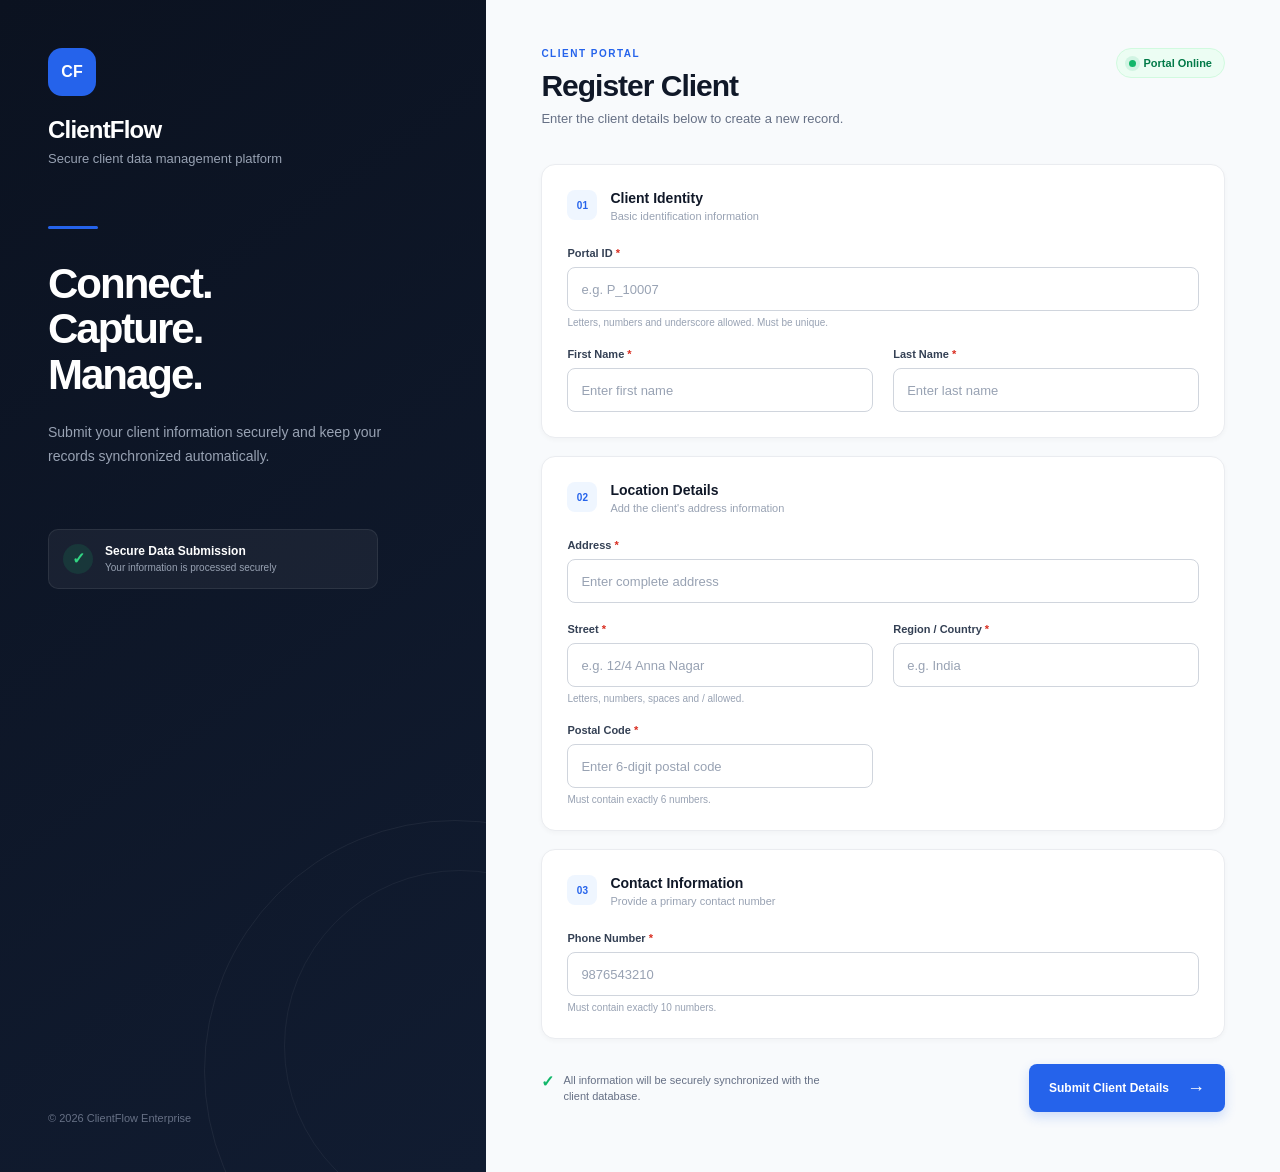
<file: fronend/index.html>
<!DOCTYPE html>
<html lang="en">

<head>

    <meta charset="UTF-8">

    <meta name="viewport" content="width=device-width, initial-scale=1.0">

    <title>ClientFlow | Client Registration</title>

    <link rel="stylesheet" href="client.css">

</head>

<body>

    <div class="portal-layout">

        <!-- LEFT BRAND PANEL -->

        <section class="brand-panel">

            <div class="brand-content">

                <div class="brand-logo">
                    CF
                </div>

                <h1>
                    ClientFlow
                </h1>

                <p class="brand-subtitle">
                    Secure client data management platform
                </p>

                <div class="brand-divider"></div>

                <div class="brand-message">

                    <h2>
                        Connect.
                        <br>
                        Capture.
                        <br>
                        Manage.
                    </h2>

                    <p>
                        Submit your client information securely
                        and keep your records synchronized
                        automatically.
                    </p>

                </div>

                <div class="security-info">

                    <span class="security-icon">
                        ✓
                    </span>

                    <div>

                        <strong>
                            Secure Data Submission
                        </strong>

                        <small>
                            Your information is processed securely
                        </small>

                    </div>

                </div>

            </div>

            <div class="brand-footer">
                © 2026 ClientFlow Enterprise
            </div>

        </section>


        <!-- RIGHT FORM PANEL -->

        <main class="form-panel">

            <div class="form-container">


                <!-- HEADER -->

                <div class="form-header">

                    <div>

                        <p class="eyebrow">
                            CLIENT PORTAL
                        </p>

                        <h2>
                            Register Client
                        </h2>

                        <p class="description">
                            Enter the client details below to create
                            a new record.
                        </p>

                    </div>

                    <div class="portal-status">

                        <span class="status-dot"></span>

                        Portal Online

                    </div>

                </div>


                <!-- FORM -->

                <form id="clientForm">


                    <!-- SECTION 1: CLIENT IDENTITY -->

                    <div class="form-section">

                        <div class="section-title">

                            <span class="section-number">
                                01
                            </span>

                            <div>

                                <h3>
                                    Client Identity
                                </h3>

                                <p>
                                    Basic identification information
                                </p>

                            </div>

                        </div>


                        <div class="form-grid">


                            <!-- PORTAL ID -->

                            <div class="form-group full-width">

                                <label for="portal_id">

                                    Portal ID

                                    <span>*</span>

                                </label>


                                <input

                                    type="text"

                                    id="portal_id"

                                    placeholder="e.g. P_10007"

                                    required

                                >


                                <small>

                                    Letters, numbers and underscore allowed.
                                    Must be unique.

                                </small>

                            </div>


                            <!-- FIRST NAME -->

                            <div class="form-group">

                                <label for="first_name">

                                    First Name

                                    <span>*</span>

                                </label>


                                <input

                                    type="text"

                                    id="first_name"

                                    placeholder="Enter first name"

                                    required

                                >

                            </div>


                            <!-- LAST NAME -->

                            <div class="form-group">

                                <label for="last_name">

                                    Last Name

                                    <span>*</span>

                                </label>


                                <input

                                    type="text"

                                    id="last_name"

                                    placeholder="Enter last name"

                                    required

                                >

                            </div>


                        </div>

                    </div>


                    <!-- SECTION 2: LOCATION DETAILS -->

                    <div class="form-section">


                        <div class="section-title">

                            <span class="section-number">
                                02
                            </span>


                            <div>

                                <h3>
                                    Location Details
                                </h3>


                                <p>
                                    Add the client's address information
                                </p>

                            </div>

                        </div>


                        <div class="form-grid">


                            <!-- ADDRESS -->

                            <div class="form-group full-width">

                                <label for="address">

                                    Address

                                    <span>*</span>

                                </label>


                                <input

                                    type="text"

                                    id="address"

                                    placeholder="Enter complete address"

                                    required

                                >

                            </div>


                            <!-- STREET -->

                            <div class="form-group">

                                <label for="street">

                                    Street

                                    <span>*</span>

                                </label>


                                <input

                                    type="text"

                                    id="street"

                                    placeholder="e.g. 12/4 Anna Nagar"

                                    required

                                >


                                <small>

                                    Letters, numbers, spaces and / allowed.

                                </small>

                            </div>


                            <!-- REGION -->

                            <div class="form-group">

                                <label for="region">

                                    Region / Country

                                    <span>*</span>

                                </label>


                                <input

                                    type="text"

                                    id="region"

                                    placeholder="e.g. India"

                                    required

                                >

                            </div>


                            <!-- POSTAL CODE -->

                            <div class="form-group">

                                <label for="postal_code">

                                    Postal Code

                                    <span>*</span>

                                </label>


                                <input

                                    type="text"

                                    id="postal_code"

                                    placeholder="Enter 6-digit postal code"

                                    maxlength="6"

                                    inputmode="numeric"

                                    required

                                >


                                <small>

                                    Must contain exactly 6 numbers.

                                </small>

                            </div>


                        </div>

                    </div>


                    <!-- SECTION 3: CONTACT INFORMATION -->

                    <div class="form-section">


                        <div class="section-title">

                            <span class="section-number">
                                03
                            </span>


                            <div>

                                <h3>
                                    Contact Information
                                </h3>


                                <p>
                                    Provide a primary contact number
                                </p>

                            </div>

                        </div>


                        <div class="form-grid">


                            <!-- PHONE NUMBER -->

                            <div class="form-group full-width">

                                <label for="phone_number">

                                    Phone Number

                                    <span>*</span>

                                </label>


                                <input

                                    type="tel"

                                    id="phone_number"

                                    placeholder="9876543210"

                                    maxlength="10"

                                    inputmode="numeric"

                                    required

                                >


                                <small>

                                    Must contain exactly 10 numbers.

                                </small>

                            </div>


                        </div>

                    </div>


                    <!-- SUBMIT AREA -->

                    <div class="submit-area">


                        <div class="submit-note">

                            <span>
                                ✓
                            </span>


                            <p>

                                All information will be securely

                                synchronized with the client database.

                            </p>

                        </div>


                        <button

                            type="submit"

                            class="submit-button"

                        >

                            <span>

                                Submit Client Details

                            </span>


                            <span class="button-arrow">

                                →

                            </span>

                        </button>

                    </div>


                    <!-- MESSAGE -->

                    <div

                        id="message"

                        class="message"

                    >

                    </div>


                </form>

            </div>

        </main>

    </div>


    <!-- JAVASCRIPT -->

    <script src="script.js"></script>

</body>

</html>
</file>
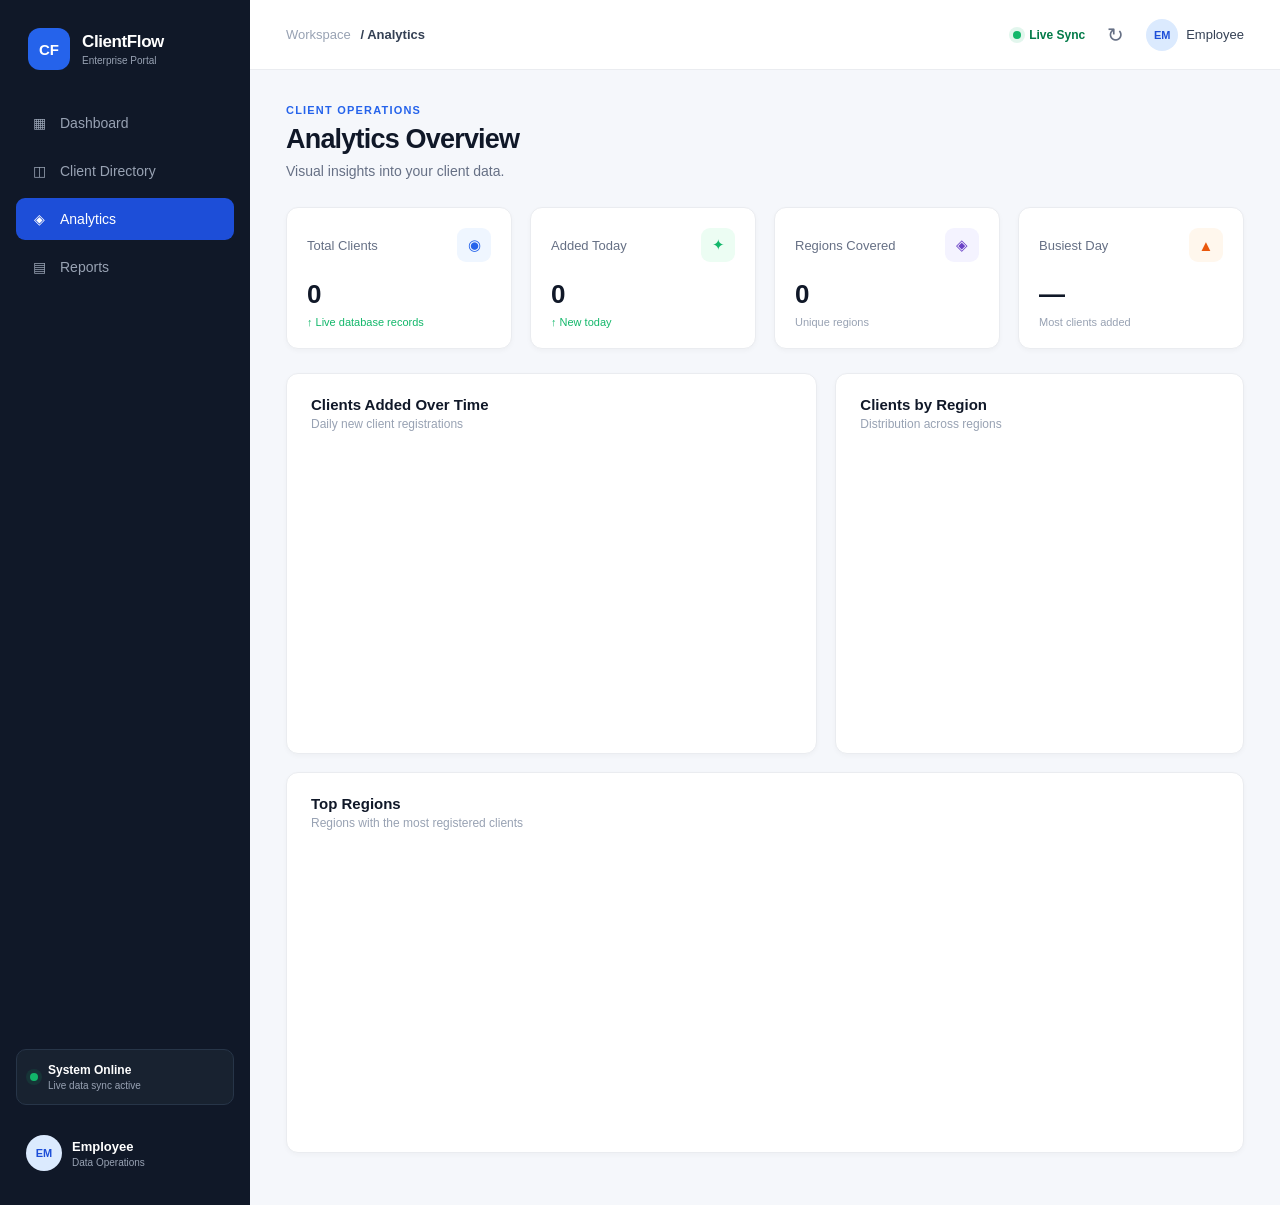
<file: fronend/analytics.html>
<!DOCTYPE html>
<html lang="en">

<head>

<meta charset="UTF-8">

<meta
    name="viewport"
    content="width=device-width, initial-scale=1.0"
>

<title>
    ClientFlow | Analytics
</title>

<link
    rel="stylesheet"
    href="./employee.css"
>

<link
    rel="stylesheet"
    href="./analytics.css"
>

<script src="./chart.umd.min.js"></script>

</head>

<body>

<div class="app">


    <!-- SIDEBAR -->

    <aside class="sidebar">


        <div class="brand">


            <div class="brand-logo">
                CF
            </div>


            <div>

                <h2>
                    ClientFlow
                </h2>


                <span>
                    Enterprise Portal
                </span>

            </div>


        </div>


        <nav class="navigation">


            <a
                href="./employee.html"
                class="nav-item"
            >

                <span>
                    ▦
                </span>

                Dashboard

            </a>


            <a
                href="./employee.html#client-directory"
                class="nav-item"
            >

                <span>
                    ◫
                </span>

                Client Directory

            </a>


            <a
                href="#"
                class="nav-item active"
            >

                <span>
                    ◈
                </span>

                Analytics

            </a>


            <a
                href="#"
                class="nav-item"
            >

                <span>
                    ▤
                </span>

                Reports

            </a>


        </nav>


        <div class="sidebar-bottom">


            <div class="system-status">

                <span class="status-dot"></span>


                <div>

                    <strong>
                        System Online
                    </strong>


                    <small>
                        Live data sync active
                    </small>

                </div>

            </div>


            <div class="user-profile">


                <div class="avatar">
                    EM
                </div>


                <div>

                    <strong>
                        Employee
                    </strong>


                    <small>
                        Data Operations
                    </small>

                </div>

            </div>


        </div>


    </aside>


    <!-- MAIN CONTENT -->

    <main class="main">


        <!-- TOPBAR -->

        <header class="topbar">


            <div class="breadcrumb">

                <span>
                    Workspace
                </span>


                <strong>
                    / Analytics
                </strong>

            </div>


            <div class="top-actions">


                <div class="live-status">

                    <span class="status-dot"></span>

                    Live Sync

                </div>


                <button
                    type="button"
                    class="icon-button"
                    id="topRefreshButton"
                    title="Refresh data"
                >

                    ↻

                </button>


                <div class="top-user">


                    <div class="avatar small">
                        EM
                    </div>


                    <span>
                        Employee
                    </span>


                </div>


            </div>


        </header>


        <!-- CONTENT -->

        <section class="content">


            <!-- WELCOME -->

            <div class="welcome">


                <div>


                    <p class="eyebrow">
                        CLIENT OPERATIONS
                    </p>


                    <h1>
                        Analytics Overview
                    </h1>


                    <p class="subtitle">
                        Visual insights into your client data.
                    </p>


                </div>


            </div>


            <!-- STAT CARDS -->

            <div class="stats-grid">


                <div class="stat-card">

                    <div class="stat-top">

                        <span>
                            Total Clients
                        </span>

                        <div class="stat-icon blue">
                            ◉
                        </div>

                    </div>

                    <h2 id="statTotal">
                        0
                    </h2>

                    <p class="positive">
                        ↑ Live database records
                    </p>

                </div>


                <div class="stat-card">

                    <div class="stat-top">

                        <span>
                            Added Today
                        </span>

                        <div class="stat-icon green">
                            ✦
                        </div>

                    </div>

                    <h2 id="statToday">
                        0
                    </h2>

                    <p class="positive">
                        ↑ New today
                    </p>

                </div>


                <div class="stat-card">

                    <div class="stat-top">

                        <span>
                            Regions Covered
                        </span>

                        <div class="stat-icon purple">
                            ◈
                        </div>

                    </div>

                    <h2 id="statRegions">
                        0
                    </h2>

                    <p>
                        Unique regions
                    </p>

                </div>


                <div class="stat-card">

                    <div class="stat-top">

                        <span>
                            Busiest Day
                        </span>

                        <div class="stat-icon orange">
                            ▲
                        </div>

                    </div>

                    <h2 id="statBusiestDay">
                        —
                    </h2>

                    <p>
                        Most clients added
                    </p>

                </div>


            </div>


            <!-- CHARTS ROW 1 -->

            <div class="charts-grid">


                <div class="chart-card">

                    <div class="chart-header">

                        <div>
                            <h2>
                                Clients Added Over Time
                            </h2>
                            <p>
                                Daily new client registrations
                            </p>
                        </div>

                    </div>

                    <div class="chart-body">
                        <canvas id="trendChart"></canvas>
                    </div>

                </div>


                <div class="chart-card">

                    <div class="chart-header">

                        <div>
                            <h2>
                                Clients by Region
                            </h2>
                            <p>
                                Distribution across regions
                            </p>
                        </div>

                    </div>

                    <div class="chart-body">
                        <canvas id="regionChart"></canvas>
                    </div>

                </div>


            </div>


            <!-- CHARTS ROW 2 -->

            <div class="charts-grid charts-grid-single">


                <div class="chart-card">

                    <div class="chart-header">

                        <div>
                            <h2>
                                Top Regions
                            </h2>
                            <p>
                                Regions with the most registered clients
                            </p>
                        </div>

                    </div>

                    <div class="chart-body">
                        <canvas id="topRegionsChart"></canvas>
                    </div>

                </div>


            </div>


        </section>


    </main>


</div>

<script src="analytics.js"></script>

</body>

</html>
</file>
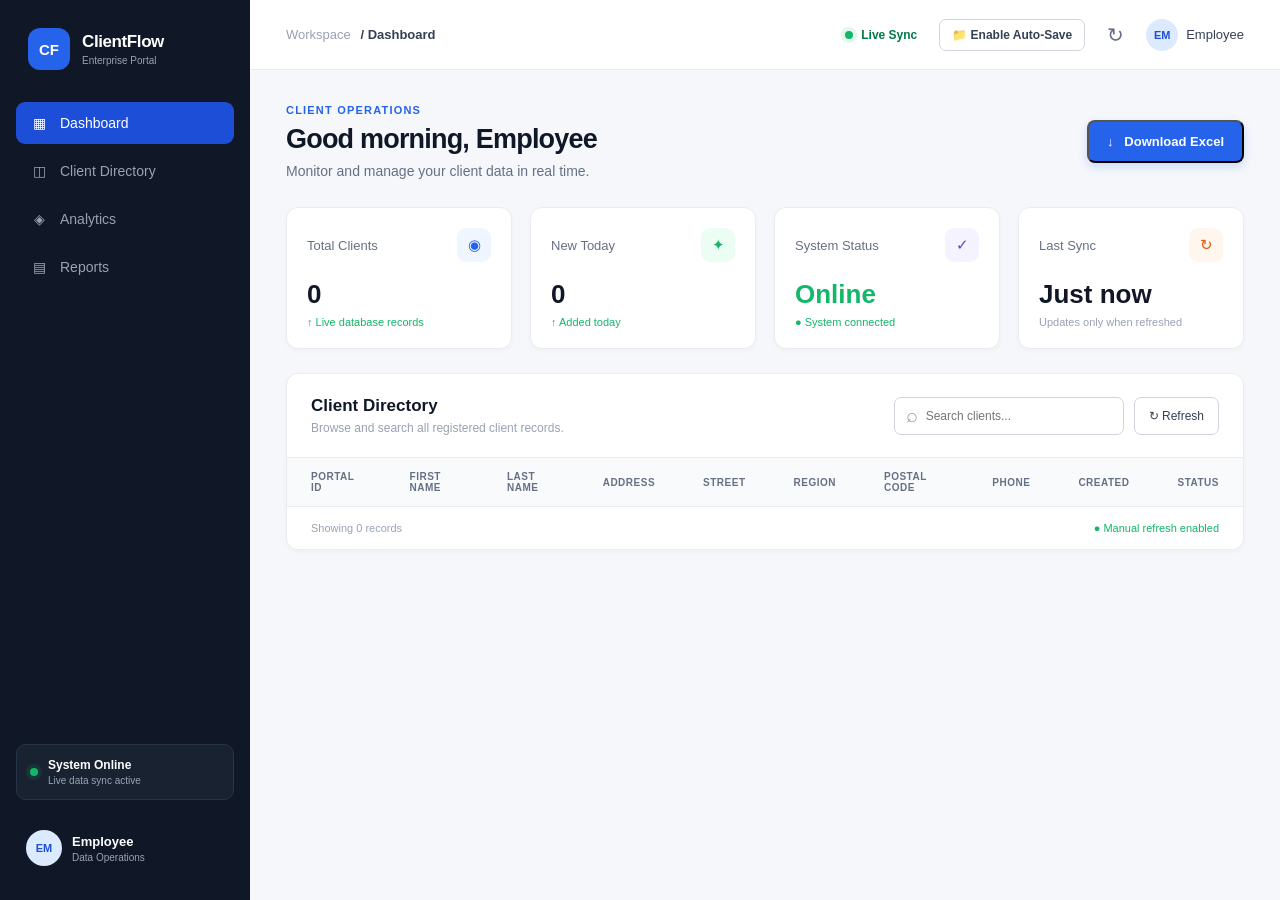
<file: fronend/employee.html>
<!DOCTYPE html>
<html lang="en">

<head>

<meta charset="UTF-8">

<meta
    name="viewport"
    content="width=device-width, initial-scale=1.0"
>

<title>
    ClientFlow | Enterprise Dashboard
</title>

<link
    rel="stylesheet"
    href="./employee.css"
>

<style>
    .autosave-button {
        width: auto !important;
        font-size: 12px !important;
        font-weight: 600;
        padding: 8px 12px;
        border: 1px solid #d0d5dd;
        border-radius: 7px;
        background: white;
        color: #344054;
    }

    .autosave-button.is-on {
        background: #ecfdf3;
        border-color: #12b76a;
        color: #027a48;
    }
</style>

</head>

<body>

<div class="app">


    <!-- SIDEBAR -->

    <aside class="sidebar">


        <div class="brand">


            <div class="brand-logo">
                CF
            </div>


            <div>

                <h2>
                    ClientFlow
                </h2>


                <span>
                    Enterprise Portal
                </span>

            </div>


        </div>


        <nav class="navigation">


            <a
                href="#"
                class="nav-item active"
            >

                <span>
                    ▦
                </span>

                Dashboard

            </a>


            <a
                href="#client-directory"
                class="nav-item"
            >

                <span>
                    ◫
                </span>

                Client Directory

            </a>


            <a
                href="./analytics.html"
                class="nav-item"
            >

                <span>
                    ◈
                </span>

                Analytics

            </a>


            <a
                href="#"
                class="nav-item"
            >

                <span>
                    ▤
                </span>

                Reports

            </a>


        </nav>


        <div class="sidebar-bottom">


            <div class="system-status">

                <span class="status-dot"></span>


                <div>

                    <strong>
                        System Online
                    </strong>


                    <small>
                        Live data sync active
                    </small>

                </div>

            </div>


            <div class="user-profile">


                <div class="avatar">
                    EM
                </div>


                <div>

                    <strong>
                        Employee
                    </strong>


                    <small>
                        Data Operations
                    </small>

                </div>

            </div>


        </div>


    </aside>


    <!-- MAIN CONTENT -->

    <main class="main">


        <!-- TOPBAR -->

        <header class="topbar">


            <div class="breadcrumb">

                <span>
                    Workspace
                </span>


                <strong>
                    / Dashboard
                </strong>

            </div>


            <div class="top-actions">


                <div class="live-status">

                    <span class="status-dot"></span>

                    Live Sync

                </div>


                <!-- LOCAL AUTO-SAVE -->

                <button
                    type="button"
                    class="icon-button autosave-button"
                    id="autoSaveButton"
                    title="Auto-save Excel to a folder on this PC"
                >

                    📁 Enable Auto-Save

                </button>


                <!-- REFRESH BUTTON -->

                <button
                    type="button"
                    class="icon-button"
                    id="topRefreshButton"
                    title="Refresh data"
                >

                    ↻

                </button>


                <div class="top-user">


                    <div class="avatar small">
                        EM
                    </div>


                    <span>
                        Employee
                    </span>


                </div>


            </div>


        </header>


        <!-- CONTENT -->

        <section class="content">


            <!-- WELCOME -->

            <div class="welcome">


                <div>


                    <p class="eyebrow">
                        CLIENT OPERATIONS
                    </p>


                    <h1>
                        Good morning, Employee
                    </h1>


                    <p class="subtitle">
                        Monitor and manage your client data in real time.
                    </p>


                </div>


                <!-- DOWNLOAD EXCEL -->

                <button
                    type="button"
                    class="download-button"
                    id="downloadExcelButton"
                >

                    ↓ &nbsp; Download Excel

                </button>


            </div>


            <!-- STAT CARDS -->

            <div class="stats-grid">


                <!-- TOTAL CLIENTS -->

                <div class="stat-card">


                    <div class="stat-top">


                        <span>
                            Total Clients
                        </span>


                        <div class="stat-icon blue">
                            ◉
                        </div>


                    </div>


                    <h2 id="totalClients">
                        0
                    </h2>


                    <p class="positive">
                        ↑ Live database records
                    </p>


                </div>


                <!-- NEW TODAY -->

                <div class="stat-card">


                    <div class="stat-top">


                        <span>
                            New Today
                        </span>


                        <div class="stat-icon green">
                            ✦
                        </div>


                    </div>


                    <h2 id="newToday">
                        0
                    </h2>


                    <p class="positive">
                        ↑ Added today
                    </p>


                </div>


                <!-- SYSTEM STATUS -->

                <div class="stat-card">


                    <div class="stat-top">


                        <span>
                            System Status
                        </span>


                        <div class="stat-icon purple">
                            ✓
                        </div>


                    </div>


                    <h2 class="online-text">
                        Online
                    </h2>


                    <p class="positive">
                        ● System connected
                    </p>


                </div>


                <!-- LAST SYNC -->

                <div class="stat-card">


                    <div class="stat-top">


                        <span>
                            Last Sync
                        </span>


                        <div class="stat-icon orange">
                            ↻
                        </div>


                    </div>


                    <h2 id="lastSync">
                        Just now
                    </h2>


                    <p>
                        Updates only when refreshed
                    </p>


                </div>


            </div>


            <!-- CLIENT DIRECTORY -->

            <div
                class="directory-card"
                id="client-directory"
            >


                <div class="directory-header">


                    <div>


                        <h2>
                            Client Directory
                        </h2>


                        <p>
                            Browse and search all registered client records.
                        </p>


                    </div>


                    <div class="directory-actions">


                        <!-- SEARCH -->

                        <div class="search-box">


                            <span>
                                ⌕
                            </span>


                            <input
                                type="text"
                                id="searchInput"
                                placeholder="Search clients..."
                                autocomplete="off"
                            >


                        </div>


                        <!-- REFRESH -->

                        <button
                            type="button"
                            class="refresh-button"
                            id="refreshButton"
                        >

                            ↻ Refresh

                        </button>


                    </div>


                </div>


                <!-- TABLE -->

                <div class="table-wrapper">


                    <table>


                        <thead>


                            <tr>


                                <th>
                                    PORTAL ID
                                </th>


                                <th>
                                    FIRST NAME
                                </th>


                                <th>
                                    LAST NAME
                                </th>


                                <th>
                                    ADDRESS
                                </th>


                                <th>
                                    STREET
                                </th>


                                <th>
                                    REGION
                                </th>


                                <th>
                                    POSTAL CODE
                                </th>


                                <th>
                                    PHONE
                                </th>


                                <th>
                                    CREATED
                                </th>


                                <th>
                                    STATUS
                                </th>


                            </tr>


                        </thead>


                        <tbody id="clientTable">


                        </tbody>


                    </table>


                </div>


                <!-- FOOTER -->

                <div class="table-footer">


                    <span id="recordCount">
                        Showing 0 records
                    </span>


                    <span class="sync-text">
                        ● Manual refresh enabled
                    </span>


                </div>


            </div>


        </section>


    </main>


</div>


<!-- ONLY ONE JAVASCRIPT FILE -->

<script src="employee.js"></script>

</body>

</html>
</file>
<file: fronend/client.css>
* {

    margin: 0;

    padding: 0;

    box-sizing: border-box;

}


body {

    font-family:

        Inter,

        -apple-system,

        BlinkMacSystemFont,

        "Segoe UI",

        sans-serif;

    background: #f5f7fb;

    color: #101828;

}


.portal-layout {

    min-height: 100vh;

    display: flex;

}


/* ==========================================
   BRAND PANEL
========================================== */

.brand-panel {

    width: 38%;

    min-height: 100vh;

    background:

        linear-gradient(

            145deg,

            #0b1220,

            #111c31

        );

    color: white;

    padding: 48px;

    display: flex;

    flex-direction: column;

    justify-content: space-between;

    position: relative;

    overflow: hidden;

}


.brand-panel::before {

    content: "";

    position: absolute;

    width: 500px;

    height: 500px;

    border-radius: 50%;

    border: 1px solid rgba(

        255,

        255,

        255,

        0.06

    );

    right: -220px;

    bottom: -150px;

}


.brand-panel::after {

    content: "";

    position: absolute;

    width: 350px;

    height: 350px;

    border-radius: 50%;

    border: 1px solid rgba(

        255,

        255,

        255,

        0.05

    );

    right: -150px;

    bottom: -50px;

}


.brand-content {

    position: relative;

    z-index: 2;

}


.brand-logo {

    width: 48px;

    height: 48px;

    border-radius: 14px;

    background: #2563eb;

    display: flex;

    align-items: center;

    justify-content: center;

    font-size: 16px;

    font-weight: 800;

    margin-bottom: 20px;

}


.brand-content h1 {

    font-size: 24px;

    letter-spacing: -0.8px;

}


.brand-subtitle {

    color: #98a2b3;

    font-size: 13px;

    margin-top: 7px;

}


.brand-divider {

    width: 50px;

    height: 3px;

    background: #2563eb;

    margin: 60px 0 32px;

    border-radius: 4px;

}


.brand-message h2 {

    font-size: 42px;

    line-height: 1.08;

    letter-spacing: -2px;

}


.brand-message p {

    color: #98a2b3;

    max-width: 340px;

    line-height: 1.7;

    font-size: 14px;

    margin-top: 24px;

}


.security-info {

    margin-top: 60px;

    display: flex;

    align-items: center;

    gap: 12px;

    background: rgba(

        255,

        255,

        255,

        0.05

    );

    border: 1px solid rgba(

        255,

        255,

        255,

        0.08

    );

    padding: 14px;

    border-radius: 10px;

    max-width: 330px;

}


.security-icon {

    width: 30px;

    height: 30px;

    border-radius: 50%;

    background: rgba(

        18,

        183,

        106,

        0.15

    );

    color: #32d583;

    display: flex;

    align-items: center;

    justify-content: center;

    font-weight: 700;

}


.security-info strong {

    display: block;

    font-size: 12px;

}


.security-info small {

    display: block;

    color: #98a2b3;

    font-size: 10px;

    margin-top: 4px;

}


.brand-footer {

    position: relative;

    z-index: 2;

    color: #667085;

    font-size: 11px;

}


/* ==========================================
   FORM PANEL
========================================== */

.form-panel {

    flex: 1;

    min-height: 100vh;

    background: #f8fafc;

    overflow-y: auto;

}


.form-container {

    max-width: 850px;

    margin: 0 auto;

    padding: 48px 55px 60px;

}


/* ==========================================
   HEADER
========================================== */

.form-header {

    display: flex;

    justify-content: space-between;

    align-items: flex-start;

    margin-bottom: 38px;

}


.eyebrow {

    color: #2563eb;

    font-size: 10px;

    font-weight: 800;

    letter-spacing: 1.5px;

    margin-bottom: 10px;

}


.form-header h2 {

    font-size: 30px;

    letter-spacing: -1px;

}


.description {

    color: #667085;

    font-size: 13px;

    margin-top: 8px;

}


.portal-status {

    display: flex;

    align-items: center;

    gap: 8px;

    padding: 8px 12px;

    border: 1px solid #d1fadf;

    background: #ecfdf3;

    color: #027a48;

    border-radius: 20px;

    font-size: 11px;

    font-weight: 600;

}


.status-dot {

    width: 7px;

    height: 7px;

    background: #12b76a;

    border-radius: 50%;

    box-shadow:

        0 0 0 4px

        rgba(

            18,

            183,

            106,

            0.12

        );

}


/* ==========================================
   FORM SECTION
========================================== */

.form-section {

    background: white;

    border: 1px solid #eaecf0;

    border-radius: 14px;

    padding: 25px;

    margin-bottom: 18px;

    box-shadow:

        0 2px 5px

        rgba(

            16,

            24,

            40,

            0.03

        );

}


.section-title {

    display: flex;

    align-items: flex-start;

    gap: 13px;

    margin-bottom: 25px;

}


.section-number {

    width: 30px;

    height: 30px;

    border-radius: 8px;

    background: #eff6ff;

    color: #2563eb;

    display: flex;

    align-items: center;

    justify-content: center;

    font-size: 10px;

    font-weight: 800;

}


.section-title h3 {

    font-size: 14px;

    color: #101828;

}


.section-title p {

    font-size: 11px;

    color: #98a2b3;

    margin-top: 4px;

}


/* ==========================================
   FORM GRID
========================================== */

.form-grid {

    display: grid;

    grid-template-columns:

        repeat(

            2,

            minmax(

                0,

                1fr

            )

        );

    gap: 20px;

}


.form-group {

    display: flex;

    flex-direction: column;

}


.full-width {

    grid-column: span 2;

}


.form-group label {

    font-size: 11px;

    font-weight: 700;

    color: #344054;

    margin-bottom: 8px;

}


.form-group label span {

    color: #d92d20;

}


.form-group input {

    width: 100%;

    height: 44px;

    border: 1px solid #d0d5dd;

    border-radius: 8px;

    padding: 0 13px;

    outline: none;

    color: #101828;

    font-size: 13px;

    background: white;

    transition: 0.2s;

}


.form-group input::placeholder {

    color: #98a2b3;

}


.form-group input:focus {

    border-color: #2563eb;

    box-shadow:

        0 0 0 3px

        rgba(

            37,

            99,

            235,

            0.1

        );

}


.form-group small {

    color: #98a2b3;

    font-size: 10px;

    margin-top: 6px;

}


/* ==========================================
   SUBMIT AREA
========================================== */

.submit-area {

    display: flex;

    align-items: center;

    justify-content: space-between;

    gap: 20px;

    margin-top: 25px;

}


.submit-note {

    display: flex;

    align-items: flex-start;

    gap: 9px;

    max-width: 300px;

}


.submit-note span {

    color: #12b76a;

    font-weight: 800;

}


.submit-note p {

    color: #667085;

    font-size: 11px;

    line-height: 1.5;

}


.submit-button {

    height: 48px;

    padding: 0 20px;

    border: none;

    border-radius: 8px;

    background: #2563eb;

    color: white;

    font-size: 12px;

    font-weight: 700;

    cursor: pointer;

    display: flex;

    align-items: center;

    gap: 18px;

    box-shadow:

        0 5px 12px

        rgba(

            37,

            99,

            235,

            0.2

        );

    transition: 0.2s;

}


.submit-button:hover {

    background: #1d4ed8;

    transform: translateY(-1px);

}


.button-arrow {

    font-size: 18px;

}


/* ==========================================
   MESSAGE
========================================== */

.message {

    display: none;

    margin-top: 18px;

    padding: 13px 15px;

    border-radius: 8px;

    font-size: 12px;

    font-weight: 600;

}


.message.success {

    display: block;

    color: #027a48;

    background: #ecfdf3;

    border: 1px solid #abefc6;

}


.message.error {

    display: block;

    color: #b42318;

    background: #fef3f2;

    border: 1px solid #fecdca;

}


/* ==========================================
   RESPONSIVE
========================================== */

@media (max-width: 1000px) {


    .brand-panel {

        width: 34%;

        padding: 35px;

    }


    .brand-message h2 {

        font-size: 34px;

    }


    .form-container {

        padding: 35px;

    }

}


@media (max-width: 750px) {


    .portal-layout {

        display: block;

    }


    .brand-panel {

        width: 100%;

        min-height: auto;

        padding: 30px;

    }


    .brand-divider,

    .brand-message,

    .security-info {

        display: none;

    }


    .brand-footer {

        margin-top: 30px;

    }


    .form-container {

        padding: 30px 20px 45px;

    }


}


@media (max-width: 550px) {


    .form-header {

        flex-direction: column;

        gap: 18px;

    }


    .form-grid {

        grid-template-columns: 1fr;

    }


    .full-width {

        grid-column: span 1;

    }


    .submit-area {

        flex-direction: column;

        align-items: stretch;

    }


    .submit-button {

        justify-content: center;

    }

}
</file>
<file: fronend/employee.css>
/* ==========================================
   GLOBAL
========================================== */

* {
    margin: 0;
    padding: 0;
    box-sizing: border-box;
}


body {

    font-family: Inter, -apple-system, BlinkMacSystemFont,
        "Segoe UI", sans-serif;

    background: #f5f7fb;

    color: #172033;

}


button,
input {

    font-family: inherit;

}


/* ==========================================
   APP LAYOUT
========================================== */

.app {

    display: flex;

    min-height: 100vh;

}


/* ==========================================
   SIDEBAR
========================================== */

.sidebar {

    width: 250px;

    min-height: 100vh;

    background: #101828;

    color: white;

    display: flex;

    flex-direction: column;

    padding: 24px 16px;

}


/* BRAND */

.brand {

    display: flex;

    align-items: center;

    gap: 12px;

    padding: 4px 12px 32px;

}


.brand-logo {

    width: 42px;

    height: 42px;

    border-radius: 12px;

    background: #2563eb;

    display: flex;

    align-items: center;

    justify-content: center;

    font-weight: 800;

    font-size: 15px;

}


.brand h2 {

    font-size: 17px;

    letter-spacing: -0.4px;

}


.brand span {

    display: block;

    color: #98a2b3;

    font-size: 10px;

    margin-top: 3px;

}


/* NAVIGATION */

.navigation {

    display: flex;

    flex-direction: column;

    gap: 6px;

}


.nav-item {

    text-decoration: none;

    color: #98a2b3;

    padding: 13px 14px;

    border-radius: 9px;

    display: flex;

    align-items: center;

    gap: 12px;

    font-size: 14px;

    transition: 0.2s;

}


.nav-item:hover {

    background: #1d2939;

    color: white;

}


.nav-item.active {

    background: #1d4ed8;

    color: white;

}


.nav-item span {

    width: 18px;

    text-align: center;

}


/* SIDEBAR BOTTOM */

.sidebar-bottom {

    margin-top: auto;

}


.system-status {

    background: #182230;

    border: 1px solid #273548;

    border-radius: 10px;

    padding: 13px;

    display: flex;

    gap: 10px;

    align-items: center;

    margin-bottom: 20px;

}


.status-dot {

    width: 8px;

    height: 8px;

    background: #12b76a;

    border-radius: 50%;

    display: inline-block;

    box-shadow: 0 0 0 4px rgba(18, 183, 106, 0.12);

}


.system-status strong {

    display: block;

    font-size: 12px;

}


.system-status small {

    display: block;

    color: #98a2b3;

    font-size: 10px;

    margin-top: 3px;

}


.user-profile {

    display: flex;

    align-items: center;

    gap: 10px;

    padding: 10px;

}


.user-profile strong {

    display: block;

    font-size: 13px;

}


.user-profile small {

    display: block;

    color: #98a2b3;

    font-size: 10px;

    margin-top: 3px;

}


/* ==========================================
   AVATAR
========================================== */

.avatar {

    width: 36px;

    height: 36px;

    border-radius: 50%;

    background: #dbeafe;

    color: #1d4ed8;

    display: flex;

    align-items: center;

    justify-content: center;

    font-size: 11px;

    font-weight: 700;

}


.avatar.small {

    width: 32px;

    height: 32px;

}


/* ==========================================
   MAIN
========================================== */

.main {

    flex: 1;

    min-width: 0;

}


/* ==========================================
   TOPBAR
========================================== */

.topbar {

    height: 70px;

    background: white;

    border-bottom: 1px solid #eaecf0;

    display: flex;

    align-items: center;

    justify-content: space-between;

    padding: 0 36px;

}


.breadcrumb {

    font-size: 13px;

    color: #98a2b3;

}


.breadcrumb strong {

    color: #344054;

    margin-left: 6px;

}


.top-actions {

    display: flex;

    align-items: center;

    gap: 22px;

}


.live-status {

    display: flex;

    align-items: center;

    gap: 8px;

    color: #027a48;

    font-size: 12px;

    font-weight: 600;

}


.icon-button {

    border: none;

    background: transparent;

    font-size: 20px;

    cursor: pointer;

    color: #667085;

}


.top-user {

    display: flex;

    align-items: center;

    gap: 8px;

    font-size: 13px;

    color: #344054;

}


/* ==========================================
   CONTENT
========================================== */

.content {

    padding: 34px 36px;

    max-width: 1600px;

    margin: auto;

}


/* WELCOME */

.welcome {

    display: flex;

    align-items: center;

    justify-content: space-between;

    margin-bottom: 28px;

}


.eyebrow {

    color: #2563eb;

    font-size: 11px;

    font-weight: 700;

    letter-spacing: 1.2px;

    margin-bottom: 8px;

}


.welcome h1 {

    font-size: 27px;

    letter-spacing: -0.8px;

    color: #101828;

}


.subtitle {

    color: #667085;

    margin-top: 8px;

    font-size: 14px;

}


.download-button {

    background: #2563eb;

    color: white;

    text-decoration: none;

    padding: 12px 18px;

    border-radius: 8px;

    font-size: 13px;

    font-weight: 600;

    box-shadow: 0 4px 10px rgba(37, 99, 235, 0.2);

    transition: 0.2s;

}


.download-button:hover {

    background: #1d4ed8;

    transform: translateY(-1px);

}


/* ==========================================
   STAT CARDS
========================================== */

.stats-grid {

    display: grid;

    grid-template-columns: repeat(4, 1fr);

    gap: 18px;

    margin-bottom: 24px;

}


.stat-card {

    background: white;

    border: 1px solid #eaecf0;

    border-radius: 12px;

    padding: 20px;

    box-shadow: 0 2px 5px rgba(16, 24, 40, 0.03);

}


.stat-top {

    display: flex;

    align-items: center;

    justify-content: space-between;

    color: #667085;

    font-size: 13px;

}


.stat-icon {

    width: 34px;

    height: 34px;

    border-radius: 9px;

    display: flex;

    align-items: center;

    justify-content: center;

    font-size: 15px;

}


.stat-icon.blue {

    background: #eff6ff;

    color: #2563eb;

}


.stat-icon.green {

    background: #ecfdf3;

    color: #12b76a;

}


.stat-icon.purple {

    background: #f4f3ff;

    color: #6941c6;

}


.stat-icon.orange {

    background: #fff7ed;

    color: #ea580c;

}


.stat-card h2 {

    font-size: 26px;

    margin-top: 17px;

    color: #101828;

}


.stat-card p {

    font-size: 11px;

    color: #98a2b3;

    margin-top: 6px;

}


.stat-card p.positive {

    color: #12b76a;

}


.online-text {

    color: #12b76a !important;

}


/* ==========================================
   DIRECTORY CARD
========================================== */

.directory-card {

    background: white;

    border: 1px solid #eaecf0;

    border-radius: 12px;

    overflow: hidden;

    box-shadow: 0 2px 5px rgba(16, 24, 40, 0.03);

}


.directory-header {

    padding: 22px 24px;

    display: flex;

    align-items: center;

    justify-content: space-between;

    border-bottom: 1px solid #eaecf0;

}


.directory-header h2 {

    font-size: 17px;

    color: #101828;

}


.directory-header p {

    font-size: 12px;

    color: #98a2b3;

    margin-top: 5px;

}


.directory-actions {

    display: flex;

    align-items: center;

    gap: 10px;

}


.search-box {

    width: 230px;

    height: 38px;

    border: 1px solid #d0d5dd;

    border-radius: 7px;

    display: flex;

    align-items: center;

    gap: 8px;

    padding: 0 11px;

}


.search-box span {

    color: #98a2b3;

    font-size: 20px;

}


.search-box input {

    border: none;

    outline: none;

    width: 100%;

    font-size: 12px;

}


.refresh-button {

    height: 38px;

    padding: 0 14px;

    background: white;

    border: 1px solid #d0d5dd;

    border-radius: 7px;

    color: #344054;

    font-size: 12px;

    cursor: pointer;

}


.refresh-button:hover {

    background: #f9fafb;

}


/* ==========================================
   TABLE
========================================== */

.table-wrapper {

    overflow-x: auto;

}


table {

    width: 100%;

    border-collapse: collapse;

    min-width: 850px;

}


thead {

    background: #f9fafb;

}


th {

    text-align: left;

    padding: 13px 24px;

    font-size: 10px;

    color: #667085;

    font-weight: 700;

    letter-spacing: 0.5px;

}


td {

    padding: 16px 24px;

    border-top: 1px solid #f2f4f7;

    font-size: 12px;

    color: #475467;

}


tbody tr:hover {

    background: #f9fafb;

}


td:first-child {

    color: #1d4ed8;

    font-weight: 600;

}


/* STATUS BADGE */

.status-badge {

    display: inline-flex;

    align-items: center;

    gap: 5px;

    padding: 5px 9px;

    background: #ecfdf3;

    color: #027a48;

    border-radius: 20px;

    font-size: 10px;

    font-weight: 600;

}


.status-badge::before {

    content: "";

    width: 5px;

    height: 5px;

    background: #12b76a;

    border-radius: 50%;

}


/* TABLE FOOTER */

.table-footer {

    padding: 15px 24px;

    border-top: 1px solid #eaecf0;

    display: flex;

    justify-content: space-between;

    color: #98a2b3;

    font-size: 11px;

}


.sync-text {

    color: #12b76a;

}


/* ==========================================
   RESPONSIVE
========================================== */

@media (max-width: 1100px) {

    .stats-grid {

        grid-template-columns: repeat(2, 1fr);

    }

}


@media (max-width: 800px) {

    .sidebar {

        width: 70px;

        padding: 18px 10px;

    }


    .brand h2,

    .brand span,

    .nav-item:not(.active),

    .nav-item {

        font-size: 0;

    }


    .brand {

        justify-content: center;

        padding-left: 0;

        padding-right: 0;

    }


    .nav-item {

        justify-content: center;

    }


    .system-status,

    .user-profile div:not(.avatar) {

        display: none;

    }


    .topbar,

    .content {

        padding-left: 20px;

        padding-right: 20px;

    }


    .welcome {

        align-items: flex-start;

        gap: 20px;

        flex-direction: column;

    }

}


@media (max-width: 600px) {

    .stats-grid {

        grid-template-columns: 1fr;

    }


    .directory-header {

        align-items: flex-start;

        gap: 15px;

        flex-direction: column;

    }


    .directory-actions {

        width: 100%;

    }


    .search-box {

        flex: 1;

    }


    .top-user span {

        display: none;

    }

}
</file>
<file: fronend/analytics.css>
/* ==========================================
   CHARTS GRID
========================================== */

.charts-grid {

    display: grid;

    grid-template-columns: 1.3fr 1fr;

    gap: 18px;

    margin-bottom: 18px;

}


.charts-grid-single {

    grid-template-columns: 1fr;

}


/* ==========================================
   CHART CARD
========================================== */

.chart-card {

    background: white;

    border: 1px solid #eaecf0;

    border-radius: 12px;

    padding: 22px 24px 24px;

    box-shadow: 0 2px 5px rgba(16, 24, 40, 0.03);

}


.chart-header {

    display: flex;

    align-items: center;

    justify-content: space-between;

    margin-bottom: 18px;

}


.chart-header h2 {

    font-size: 15px;

    color: #101828;

}


.chart-header p {

    font-size: 12px;

    color: #98a2b3;

    margin-top: 4px;

}


.chart-body {

    position: relative;

    height: 280px;

}


/* ==========================================
   RESPONSIVE
========================================== */

@media (max-width: 1100px) {

    .charts-grid {

        grid-template-columns: 1fr;

    }

}


@media (max-width: 600px) {

    .chart-body {

        height: 240px;

    }

}
</file>
